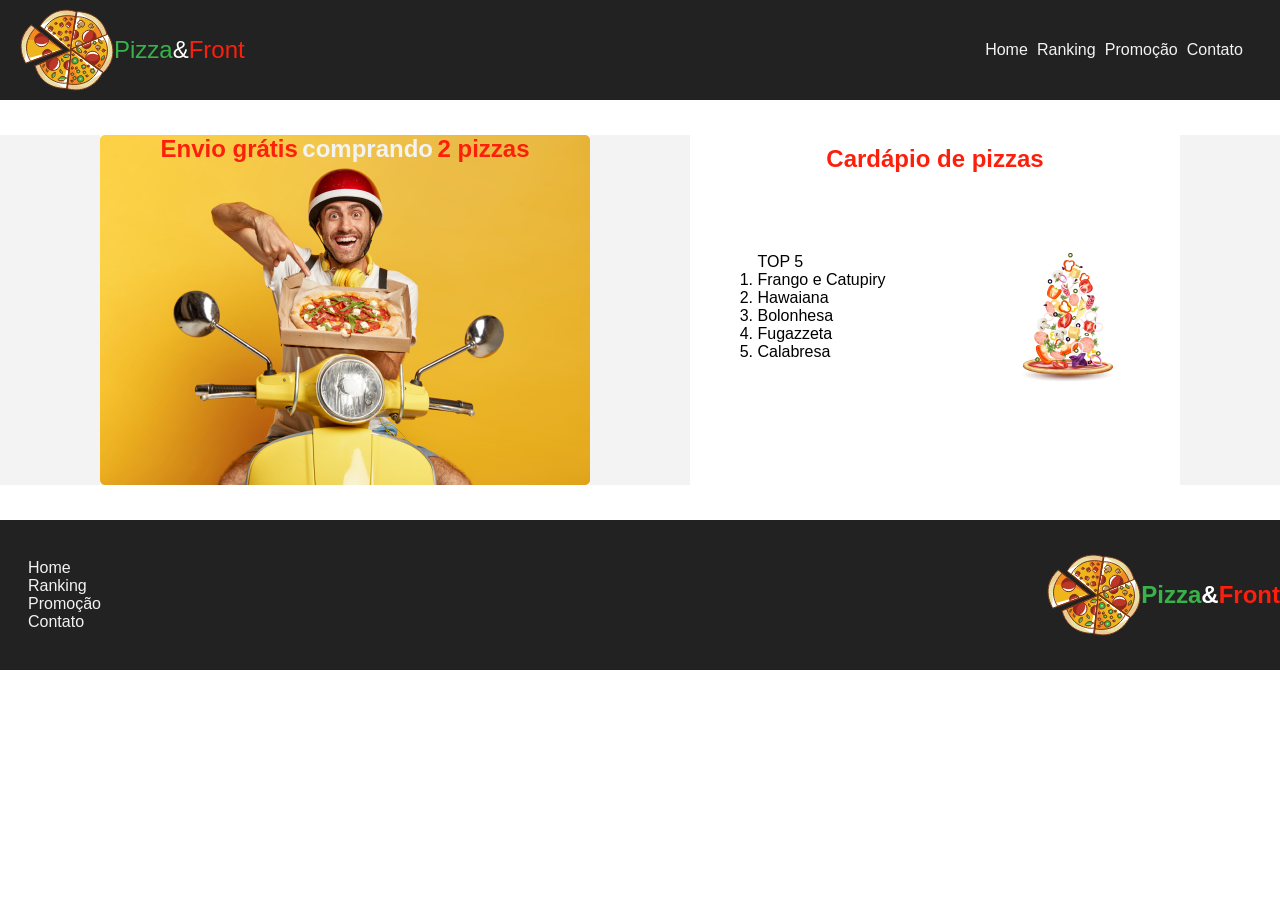
<file: aula-11_mesa/index.html>
<!DOCTYPE html>
<html lang="en">
<head>
    <meta charset="UTF-8">
    <meta http-equiv="X-UA-Compatible" content="IE=edge">
    <meta name="viewport" content="width=device-width, initial-scale=1.0">
    <title>Aula 11</title>
    <link rel="stylesheet" href="./styles.css">
</head>
<body>
    <section>
        <header class="nav-bar">
            <div class="logo">
                <img src="./img/VectorPizza.svg" alt="logo-pizza" id="img-pizza">
                
                    <span class="pizza">Pizza</span>
                    <span class="letra-e">&</span>
                    <span class="front">Front</span>
            </div>
            <div>
                <nav class="nav-list">
                    <ul class="nav-ul">
                        <li>Home</li>
                        <li>Ranking</li>
                        <li>Promoção</li>
                        <li>Contato</li>
                    </ul>
                </nav>
            </div>
        </header>
    </section>
<main class="main">
    <section class="cards">
        <div class="motoboy-container">
            <span class="motoboy envio">Envio grátis</span>
            <span class="motoboy comprando">comprando</span>
            <span class="motoboy envio">2 pizzas</span>
        </div>
        <div class="pizza-container">
            <h1 class="pizza-titulo">
                Cardápio de pizzas
            </h1>
            <div class="pizza-infos">
                <div class="lista-pizza">
                    <ol>TOP 5
                        <li>Frango e Catupiry</li>
                        <li>Hawaiana</li>
                        <li>Bolonhesa</li>
                        <li>Fugazzeta</li>
                        <li>Calabresa</li>
                    </ol>
                </div>
                <div>
                    <img src="./img/PizzaFalling.jpg" alt="">
                </div>
            </div>
        </div>
    </section>
</main>
<footer class="foot">
    <ul class="foot-list">
        <li>Home</li>
        <li>Ranking</li>
        <li>Promoção</li>
        <li>Contato</li>
    </ul>
    
    <h1 class="logo">
        <img src="./img/VectorPizza.svg" alt="">
        <span class="pizza">Pizza</span>
        <span class="letra-e">&</span>
        <span class="front">Front</span>
    </h1>

</footer>
</body>
</html>
</file>
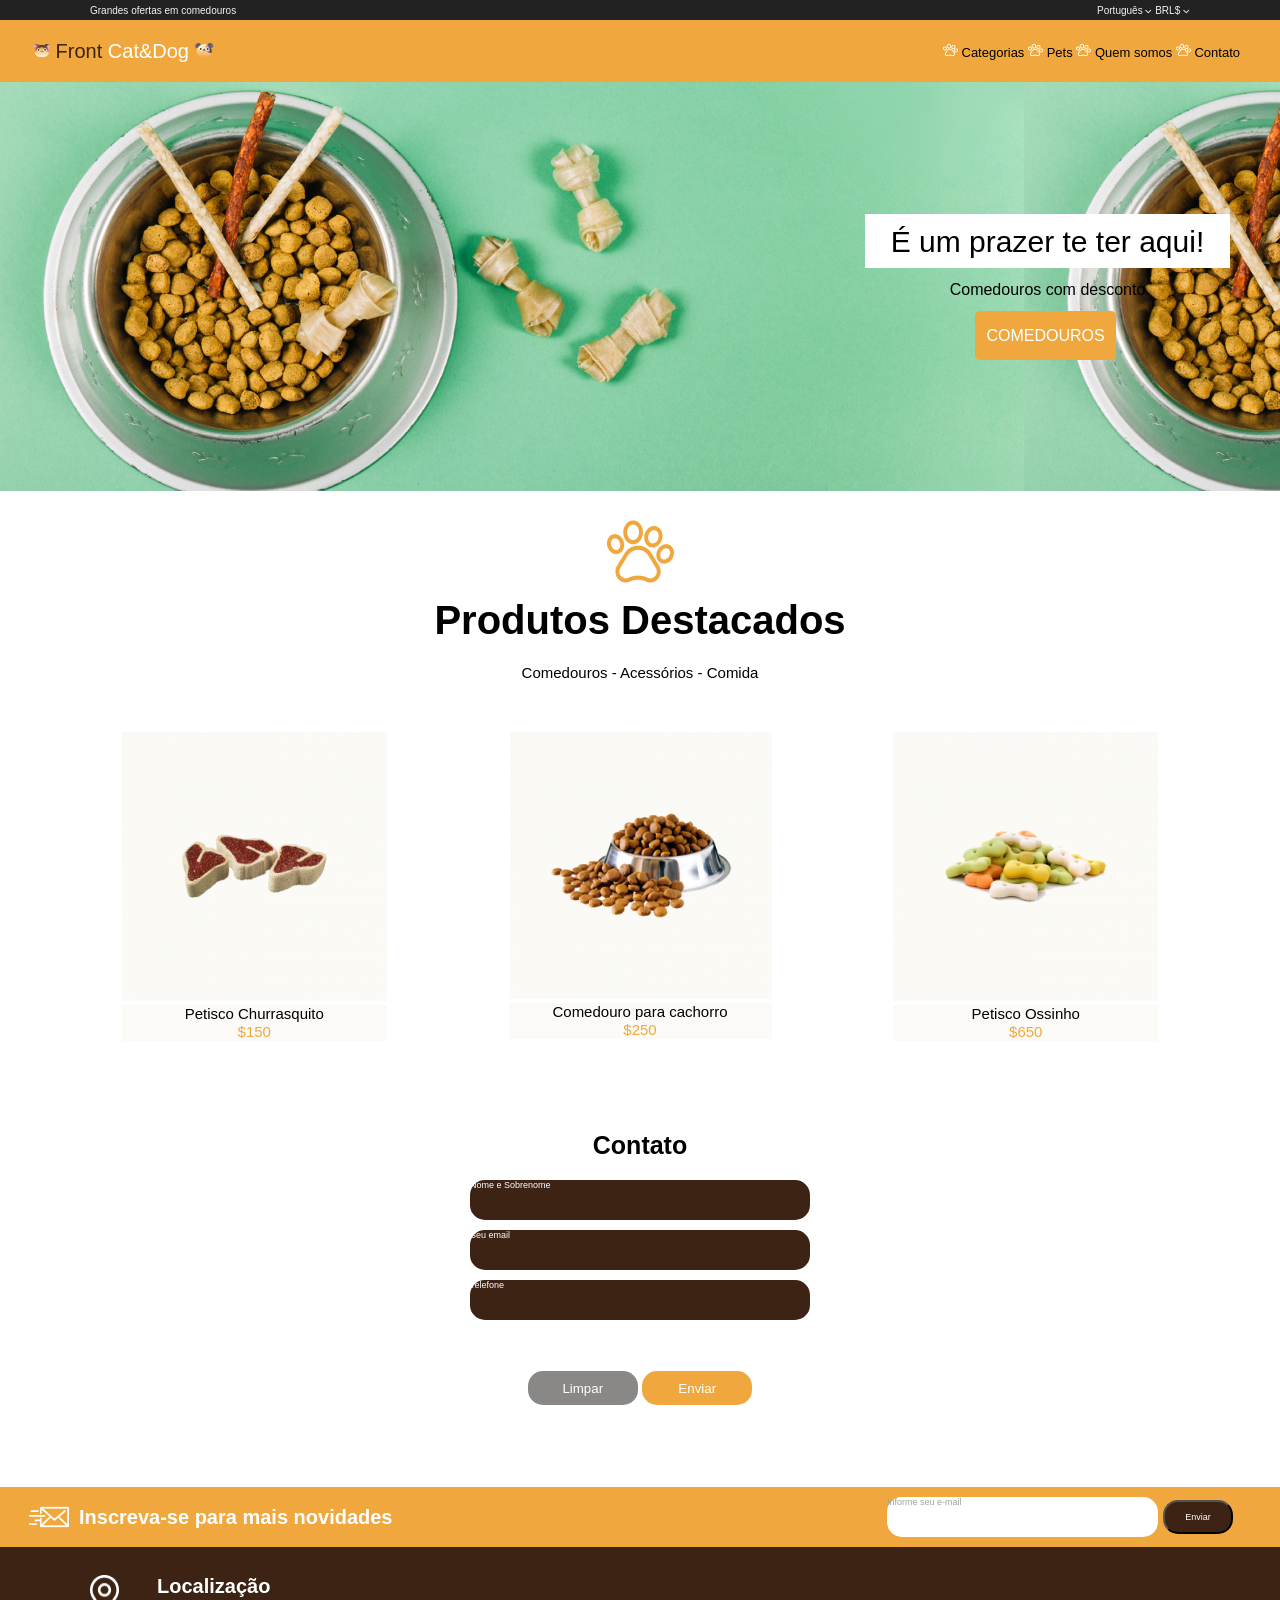
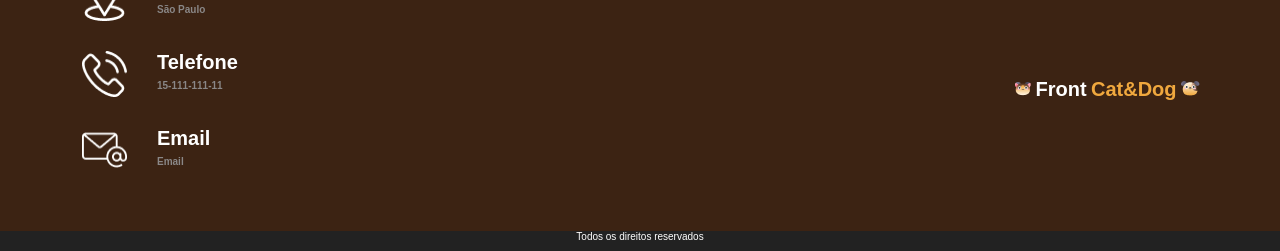
<file: aula-12/index.html>
<!DOCTYPE html>
<html lang="en">
<head>
    <meta charset="UTF-8">
    <meta http-equiv="X-UA-Compatible" content="IE=edge">
    <meta name="viewport" content="width=device-width, initial-scale=1.0">
    <title>Aula 12</title>
    <link rel="stylesheet" href="./styles/styles.css">
</head>
<body>
    <header>
        <div class="bar-top">
            <div class="bar-txt-1">Grandes ofertas em comedouros</div>
            <div class="bar-txt-2">
                <span>Português</span>
                <img src="./img/Vector 1.png" alt="">
                <span>BRL$</span>
                <img src="./img/Vector 1.png" alt="">
            </div>
        </div>
        <div class="bar-bottom">
            <div class="logo">
                <img src="./img/icon-1.png" alt="">
                <span class="logo-front">Front</span>
                <span class="logo-catedog">Cat&Dog</span>
                <img src="./img/icon-2.png" alt="">
            </div>
            <div class="txt-bar">
                <img src="./img/pawprint 1.png" alt="">
                <span>Categorias</span>
                <img src="./img/pawprint 1.png" alt="">
                <span>Pets</span>
                <img src="./img/pawprint 1.png" alt="">
                <span>Quem somos</span>
                <img src="./img/pawprint 1.png" alt="">
                <span>Contato</span>
            </div>
        </div>
    </header>

    <main>
       <section class="first-container">
        <div>
            <h1 class="headline">É um prazer te ter aqui!</h1>
            <h3 class="subtitle-1">Comedouros com desconto</h3>
            <button class="button-1">COMEDOUROS</button>
        </div>
       </section>

       <section class="second-container">
            <div class="first-subcontainer">
                <img src="./img/pawprint 2.png" alt="img" class="img">
                <h1 class="h1-first-subcontainer">Produtos Destacados</h1>
                <div class="links">
                    <span>Comedouros</span>
                    <span> - </span>
                    <span>Acessórios</span>
                    <span> - </span>
                    <span>Comida</span>
                </div>
       </section>

       <section>
        <div>
            <div class="row">
                <div> 
                    <img src="./img/churrasquito.png" alt="">
                    <h3 class="name">Petisco Churrasquito</h3>
                    <h3 class="preco">$150</h3>
                </div>
                <div>
                    <img src="./img/comedero.png" alt="">
                    <h3 class="name">Comedouro para cachorro</h3>
                    <h3 class="preco">$250</h3>
                </div>
                <div>
                    <img src="./img/Huesito.png" alt="">
                    <h3 class="name">Petisco Ossinho</h3>
                    <h3 class="preco">$650</h3>
                </div>
       </section>

       <section class="formulario">
            <div>
                <h1>Contato</h1>
                <h3 class="infos">Nome e Sobrenome</h3>
                <h3 class="infos">Seu email</h3>
                <h3 class="infos">Telefone</h3>
            </div>

            <div class="buttons">
                <button class="clean">Limpar</button>
                <button class="send">Enviar</button>
            </div>
       </section>
    </main>

    <footer>
        <div class="footer-top">
            <div class="novidades">
                <img src="./img/enviar-correo 1.png" alt="">
                <span>Inscreva-se para mais novidades</span>
            </div>
            <div class="contato">
                <span>Informe seu e-mail</span>
                <button>Enviar</button>
            </div>
        </div>
        <div class="footer-bottom">
            <div>
                <div class="icons-bottom">
                    <img src="./img/location 1.png" alt="">
                    <div class="txt-bottom-icons">
                        <h1>Localização</h1>
                        <h3>São Paulo</h3>
                    </div>
                </div>
                <div class="icons-bottom">
                    <img src="./img/Phone.png" alt="">
                    <div class="txt-bottom-icons">
                        <h1>Telefone</h1>
                        <h3>15-111-111-11</h3>
                    </div>
                </div>
                <div class="icons-bottom">
                    <img src="./img/correo-electronico 1.png" alt="">
                    <div class="txt-bottom-icons">
                        <h1>Email</h1>
                        <h3>Email</h3>
                    </div>
                </div>
            </div>
            <div class="logo-bottom">
                <img src="./img/icon-1.png" alt="">
                <span class="txt1-logo-bottom">Front</span>
                <span class="txt2-logo-bottom">Cat&Dog</span>
                <img src="./img/icon-2.png" alt="">
            </div>
        </div>

        <div class="lil-foot">
            Todos os direitos reservados
        </div>
    </footer>
</body>
</html>
</file>
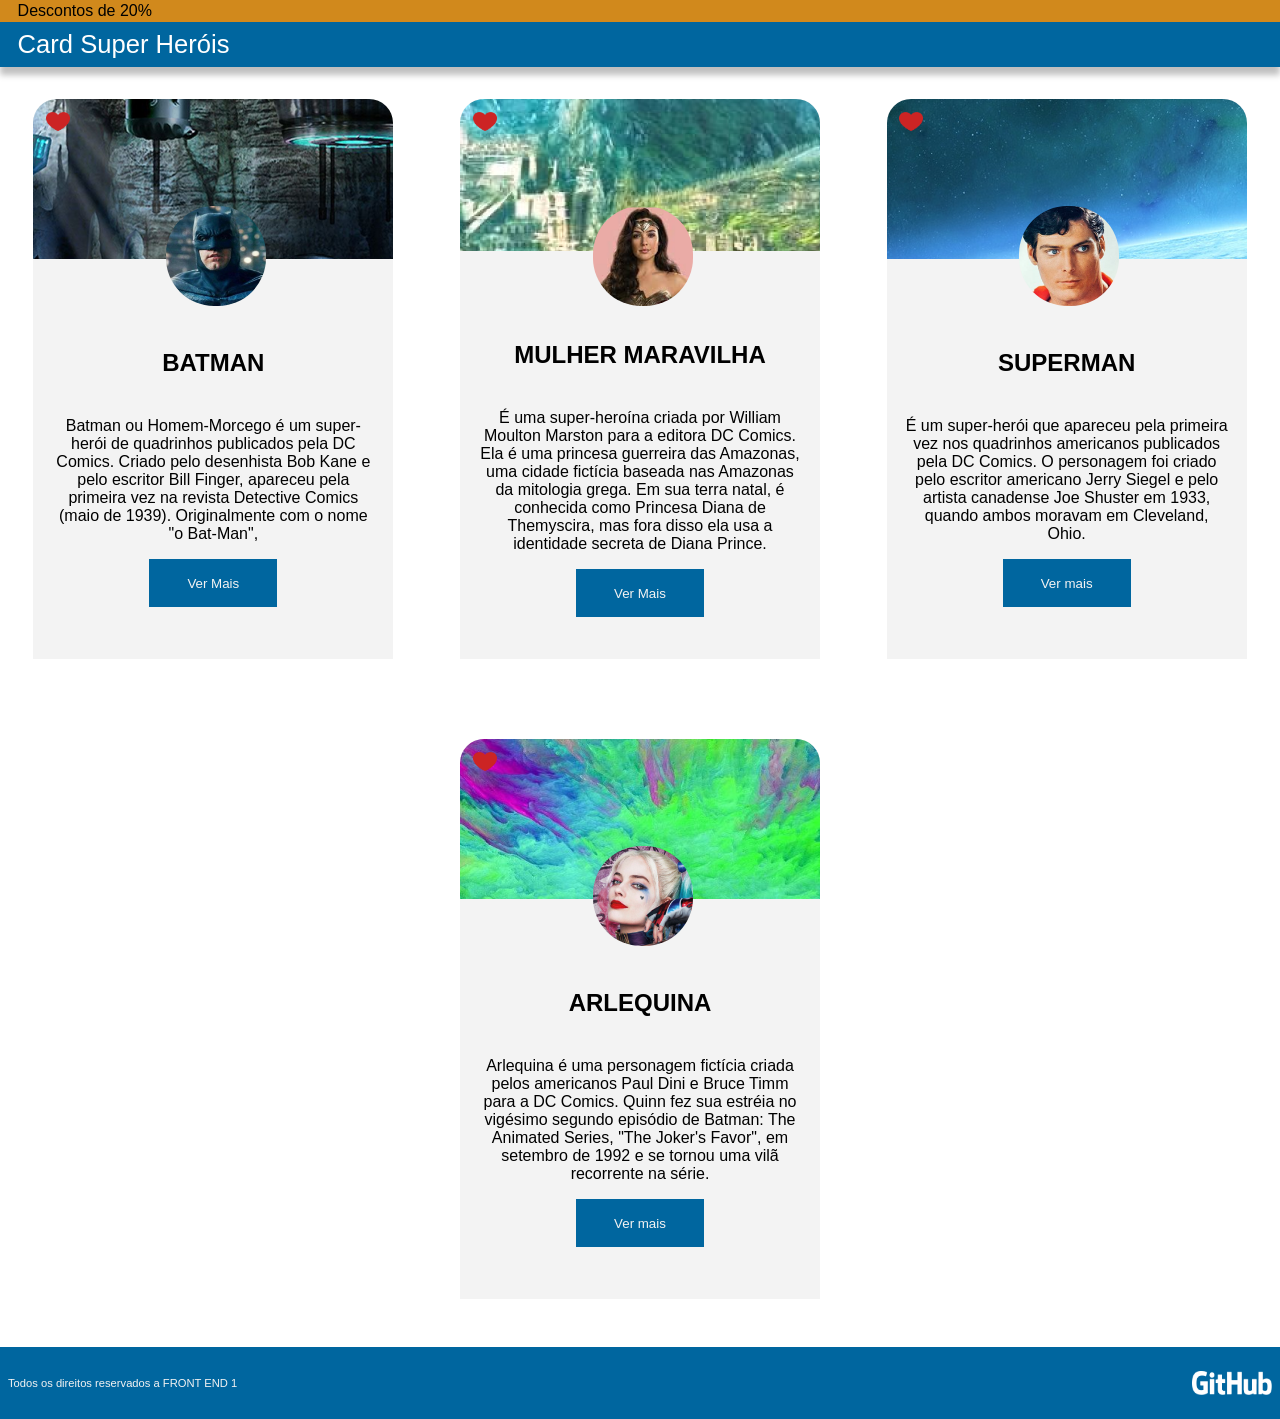
<file: aula-14/index.html>
<!DOCTYPE html>
<html lang="en">
<head>
    <meta charset="UTF-8">
    <meta http-equiv="X-UA-Compatible" content="IE=edge">
    <meta name="viewport" content="width=device-width, initial-scale=1.0">
    <title>Aula-14</title>
    <link rel="stylesheet" href="./styles/styles.css">
</head>
<body>
    <header>
        <div class="discount-bar">
            <span>Descontos de 20%</span>
        </div>
        <div class="title-bar">
            <span>Card Super Heróis</span>
        </div>
    </header>
    <main>
        <section class="main-section">
            <div class="cards">
                <div class="card batman">
                    <div class="bg-batman">
                        <img src="./img/coração.png" alt="icon-heart" class="icon-heart">
                        <img src="./img/liga-justicia-batman-kO4H--1024x512@abc 1.png" alt="batman" class="hero-icon">
                    </div>
                    <div class="card-txt">
                        <h1>BATMAN</h1>
                        <p>
                            Batman ou Homem-Morcego é um super-herói de quadrinhos publicados pela DC Comics.
                            Criado pelo desenhista Bob Kane e pelo escritor Bill Finger, apareceu pela primeira vez
                            na revista Detective Comics (maio de 1939). Originalmente com o nome "o Bat-Man",
                        </p>
    
                        <button>
                            Ver Mais
                        </button>
                    </div>
                </div>
            </div>
            <div class="cards">
                <div class="card">
                    <div class="bg-mulher">
                        <img src="./img/coração.png" alt="icon-heart" class="icon-heart">
                        <img src="./img/mulher-maravilha.png" alt="mulher-maravilha" class="hero-icon"> 
                    </div>
                    <div class="card-txt">
                        <h1>MULHER MARAVILHA</h1>
                        <p>
                            É uma super-heroína criada por William Moulton Marston para a editora DC Comics. 
                            Ela é uma princesa guerreira das Amazonas, uma cidade fictícia baseada nas Amazonas
                            da mitologia grega. Em sua terra natal,  é conhecida como Princesa Diana de Themyscira,
                            mas fora disso ela usa a identidade secreta de Diana Prince.
                        </p>
                        <button>Ver Mais</button>
                    </div>
                </div>
            </div>
            <div class="cards">
                <div class="card">
                    <div class="bg-super">
                        <img src="./img/coração.png" alt="icon-heart" class="icon-heart">
                        <img src="./img/superman.png" alt="superman" class="hero-icon"> 
                    </div>
                    <div class="card-txt">
                        <h1>SUPERMAN</h1>
                        <p>
                            É um super-herói que apareceu pela primeira vez nos quadrinhos americanos 
                            publicados pela DC Comics. O personagem foi criado pelo escritor americano
                             Jerry Siegel e pelo artista canadense Joe Shuster em 1933, 
                            quando ambos moravam em Cleveland, Ohio.
                        </p>
                        <button>Ver mais</button>
                    </div>
                </div>
            </div>
            <div class="cards">
                <div class="card">
                    <div class="bg-arlequina">
                        <img src="./img/coração.png" alt="icon-heart" class="icon-heart">
                        <img src="./img/arlequina.png" alt="arlequina" class="hero-icon"> 
                    </div>
                    <div class="card-txt">
                        <h1>ARLEQUINA</h1>
                        <p>
                            Arlequina é uma personagem fictícia criada pelos americanos Paul Dini e Bruce 
                            Timm para a DC Comics. Quinn fez sua estréia no vigésimo segundo episódio de 
                            Batman: The Animated Series, "The Joker's Favor", 
                            em setembro de 1992 e se tornou uma vilã recorrente na série.
                        </p>
                        <button>Ver mais</button>
                    </div>
                </div>
            </div>
        </section>
    </main>

    <footer class="footer">
        <span>Todos os direitos reservados a FRONT END 1</span>
        <img src="./img/Vector.png" alt="git-hub" class="git-icon">
    </footer>
</body>
</html>
</file>
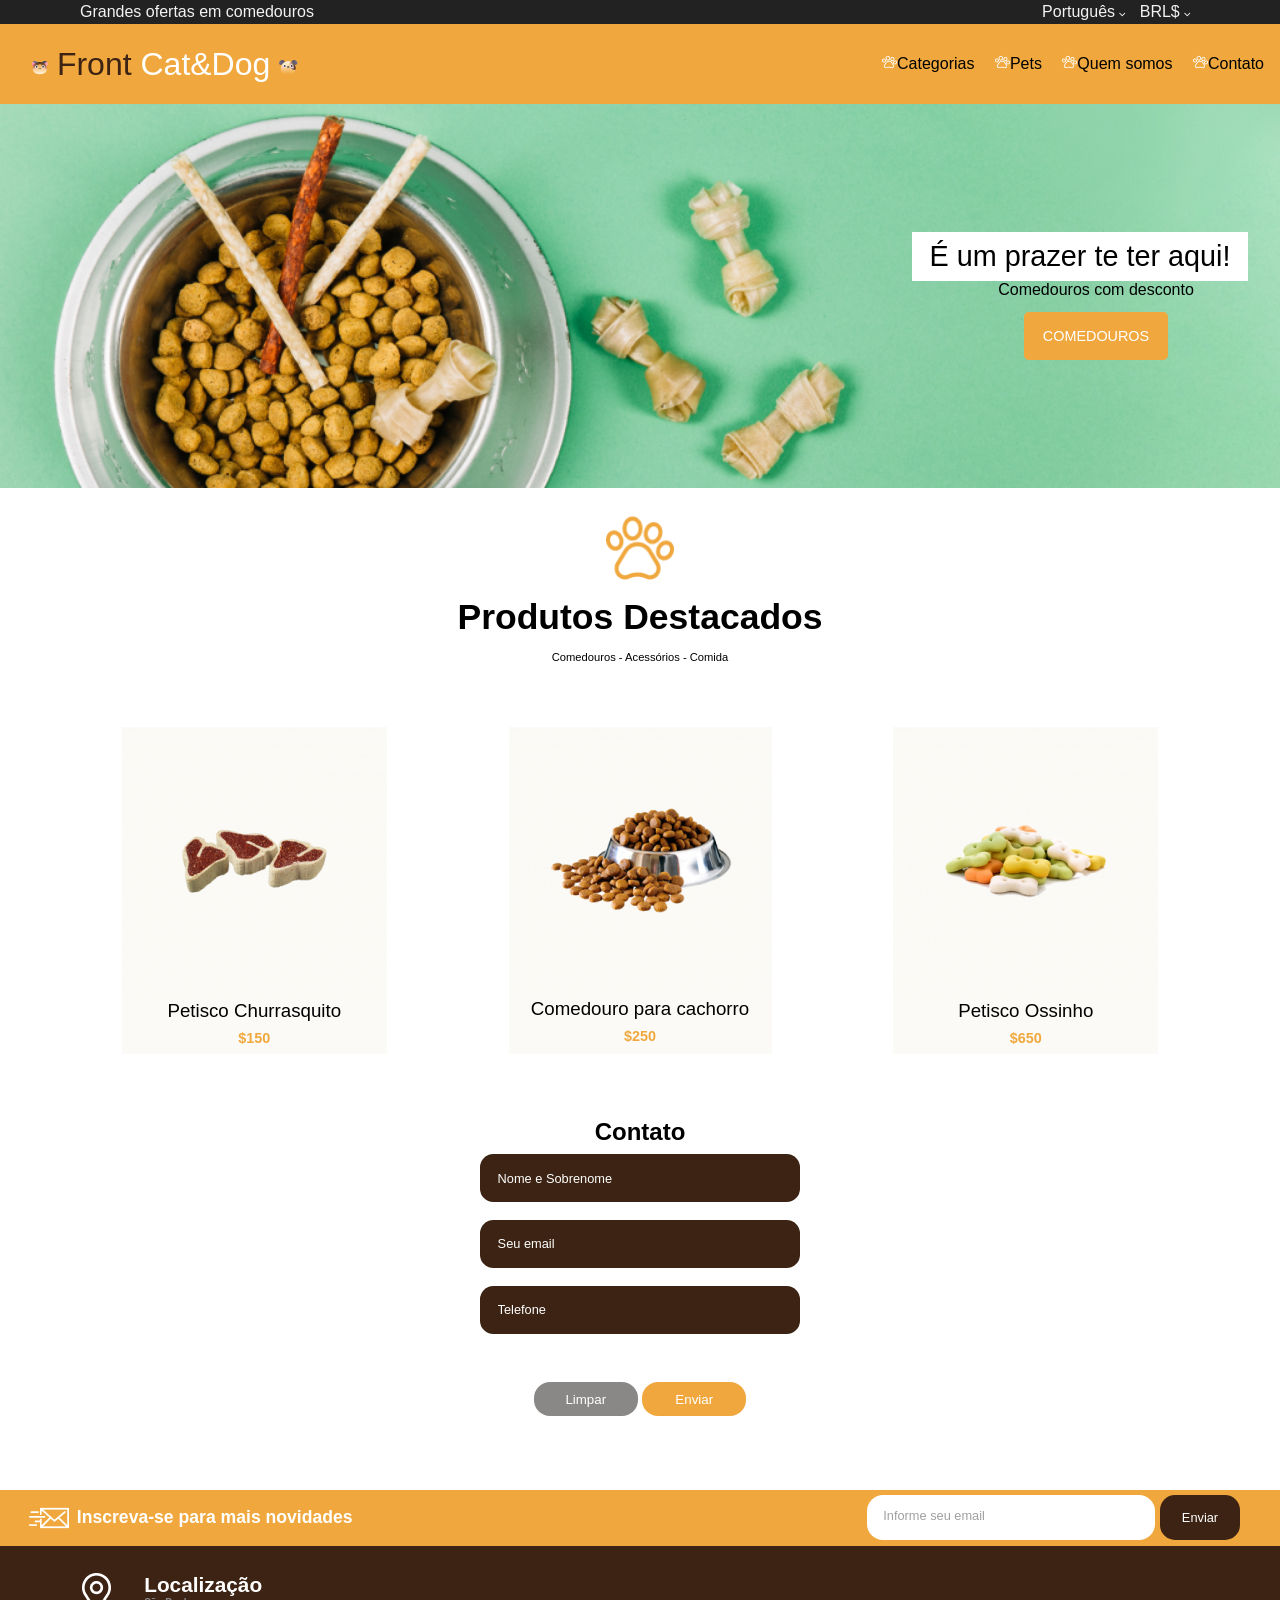
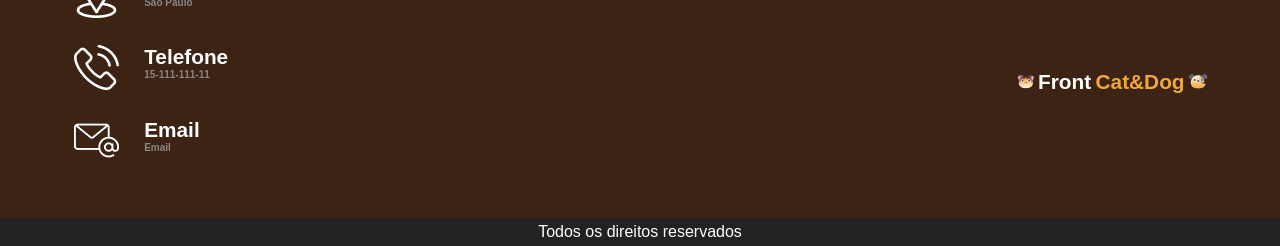
<file: aula-15/index.html>
<!DOCTYPE html>
<html lang="en">
<head>
    <meta charset="UTF-8">
    <meta http-equiv="X-UA-Compatible" content="IE=edge">
    <meta name="viewport" content="width=device-width, initial-scale=1.0">
    <title>Aula 12</title>
    <link rel="stylesheet" href="./styles/styles.css">
</head>
<body>
    <header>
        <div class="bar-top">
            <div class="bar-txt">Grandes ofertas em comedouros</div>
            <div class="bar-txt">
                <a href="">Português <img src="./img/Vector 1.png" alt=""></a>
                <a href="">BRL$ <img src="./img/Vector 1.png" alt=""></a>
            </div>
        </div>
        <div class="bar-bottom">
            <div class="logo">
                <a href="" class="logo-front">
                    <img src="./img/icon-1.png" alt="">
                    Front
                </a>
                <a href="" class="logo-catedog">
                    Cat&Dog
                    <img src="./img/icon-2.png" alt="">
                </a>
            </div>
            <div class="txt-bar">
                <a href=""><img src="./img/pawprint 1.png" alt="paw-logo">Categorias</a>
                <a href=""><img src="./img/pawprint 1.png" alt="paw-logo">Pets</a>
                <a href=""><img src="./img/pawprint 1.png" alt="paw-logo">Quem somos</a>
                <a href=""><img src="./img/pawprint 1.png" alt="paw-logo">Contato</a>
            </div>
        </div>

        <div class="bar-mobile">
            <div class="logo">
                <a href="" class="logo-front">
                    <img src="./img/icon-1.png" alt="">
                    Front
                </a>
                <a href="" class="logo-catedog">
                    Cat&Dog
                    <img src="./img/icon-2.png" alt="">
                </a>
            </div>
            <div class="menu-mobile">
                <img src="./img/menu-mobile.png" alt="menu-mobile">
            </div>
        </div>
    </header>

    <main>
       <section class="first-container">
        <div class="txt-headline">
            <h1 class="headline">É um prazer te ter aqui!</h1>
            <h3 class="subtitle-1">Comedouros com desconto</h3>
            <button class="button-1">COMEDOUROS</button>
        </div>
       </section>

       <section class="second-container">
            <div class="first-subcontainer">
                <img src="./img/pawprint 2.png" alt="img" class="img">
                <h1 class="h1-first-subcontainer">Produtos Destacados</h1>
                <div class="links">
                    <span>Comedouros</span>
                    <span> - </span>
                    <span>Acessórios</span>
                    <span> - </span>
                    <span>Comida</span>
                </div>
       </section>

       <section>
        <div>
            <div class="row">
                <div class="cards"> 
                    <img src="./img/churrasquito.png" alt="">
                    <h3 class="name">Petisco Churrasquito</h3>
                    <h3 class="preco">$150</h3>
                </div>
                <div class="cards">
                    <img src="./img/comedero.png" alt="">
                    <h3 class="name">Comedouro para cachorro</h3>
                    <h3 class="preco">$250</h3>
                </div>
                <div class="cards">
                    <img src="./img/Huesito.png" alt="">
                    <h3 class="name">Petisco Ossinho</h3>
                    <h3 class="preco">$650</h3>
                </div>
       </section>

       <section class="formulario-container">
            <h2>Contato</h2>

            <form class="form">
                <input type="text" placeholder="Nome e Sobrenome">
                <input type="email" placeholder="Seu email">
                <input type="tel" placeholder="Telefone">
            </form>

            <div class="buttons">
                <button class="clean">Limpar</button>
                <button class="send">Enviar</button>
            </div>
       </section>
    </main>

    <footer>
        <div class="footer-top">
            <div class="novidades">
                <img src="./img/enviar-correo 1.png" alt="">
                <span>Inscreva-se para mais novidades</span>
            </div>
            <form class="contato">
                <input type="email" placeholder="Informe seu email" class="placeholder-foot-top">
                <button>Enviar</button>
            </form>
        </div>
        <div class="footer-bottom">
            <div>
                <div class="icons-bottom">
                    <img src="./img/location 1.png" alt="">
                    <div class="txt-bottom-icons">
                        <h1>Localização</h1>
                        <h3>São Paulo</h3>
                    </div>
                </div>
                <div class="icons-bottom">
                    <img src="./img/Phone.png" alt="">
                    <div class="txt-bottom-icons">
                        <h1>Telefone</h1>
                        <h3>15-111-111-11</h3>
                    </div>
                </div>
                <div class="icons-bottom">
                    <img src="./img/correo-electronico 1.png" alt="">
                    <div class="txt-bottom-icons">
                        <h1>Email</h1>
                        <h3>Email</h3>
                    </div>
                </div>
            </div>
            <div class="logo-bottom">
                <img src="./img/icon-1.png" alt="">
                <span class="txt1-logo-bottom">Front</span>
                <span class="txt2-logo-bottom">Cat&Dog</span>
                <img src="./img/icon-2.png" alt="">
            </div>
        </div>

        <div class="lil-foot">
            Todos os direitos reservados
        </div>
    </footer>
</body>
</html>
</file>
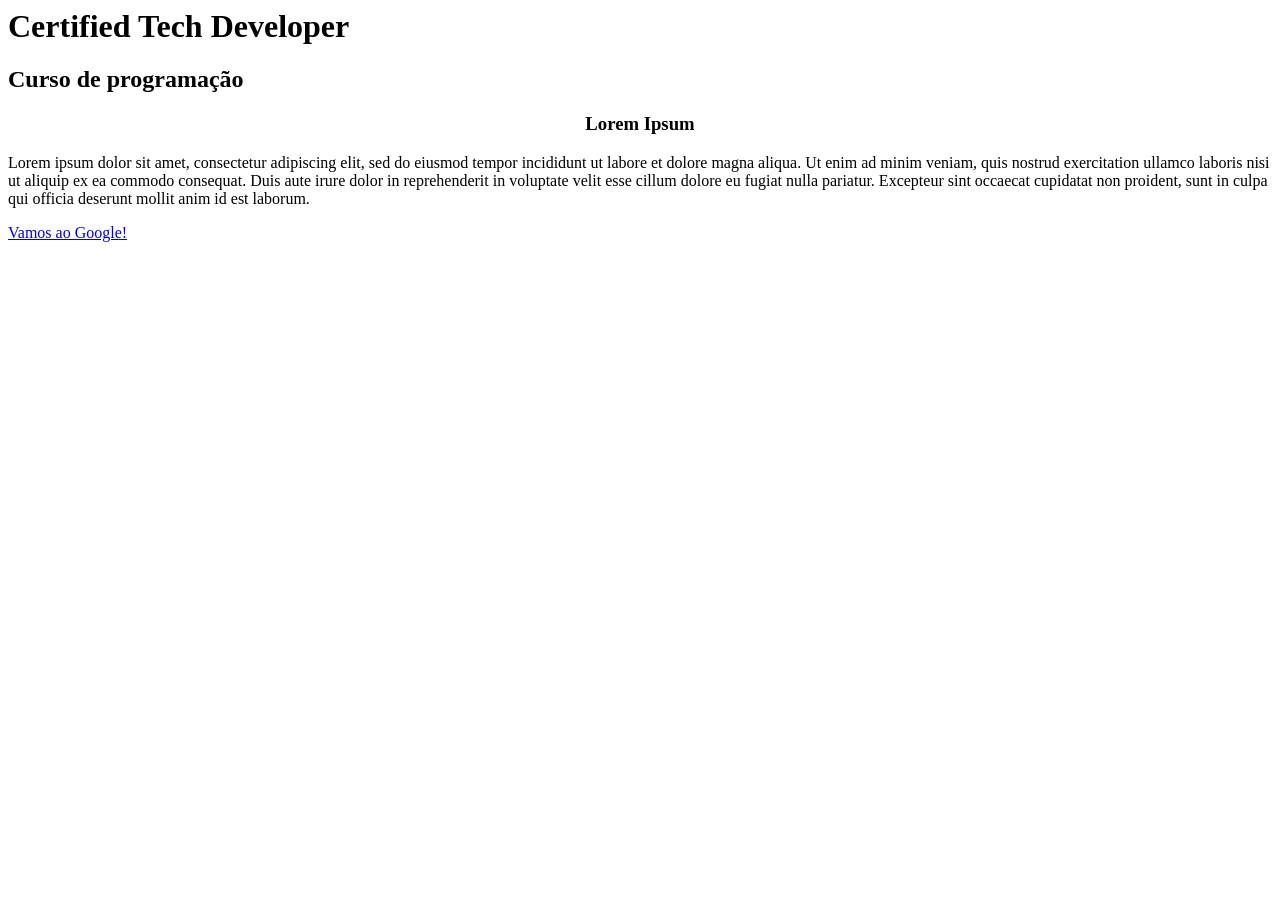
<file: aula_4/index.html>
<html>
    <head>
        <title>Hello World</title>
        <meta charset="utf-8" />
    </head>
    <body>
        <h1>Certified Tech Developer</h1>
        <h2>Curso de programação</h2>
        <h3 align="center">Lorem Ipsum </h3>
            <p>Lorem ipsum dolor sit amet, consectetur adipiscing elit, sed do eiusmod tempor incididunt ut labore et dolore magna aliqua. Ut enim ad minim veniam, quis nostrud exercitation ullamco laboris nisi ut aliquip ex ea commodo consequat. Duis aute irure dolor in reprehenderit in voluptate velit esse cillum dolore eu fugiat nulla pariatur. Excepteur sint occaecat cupidatat non proident, sunt in culpa qui officia deserunt mollit anim id est laborum.
            </p>
    
    <a href="http://google.com">Vamos ao Google!</a>        
    </body>
</html>
</file>
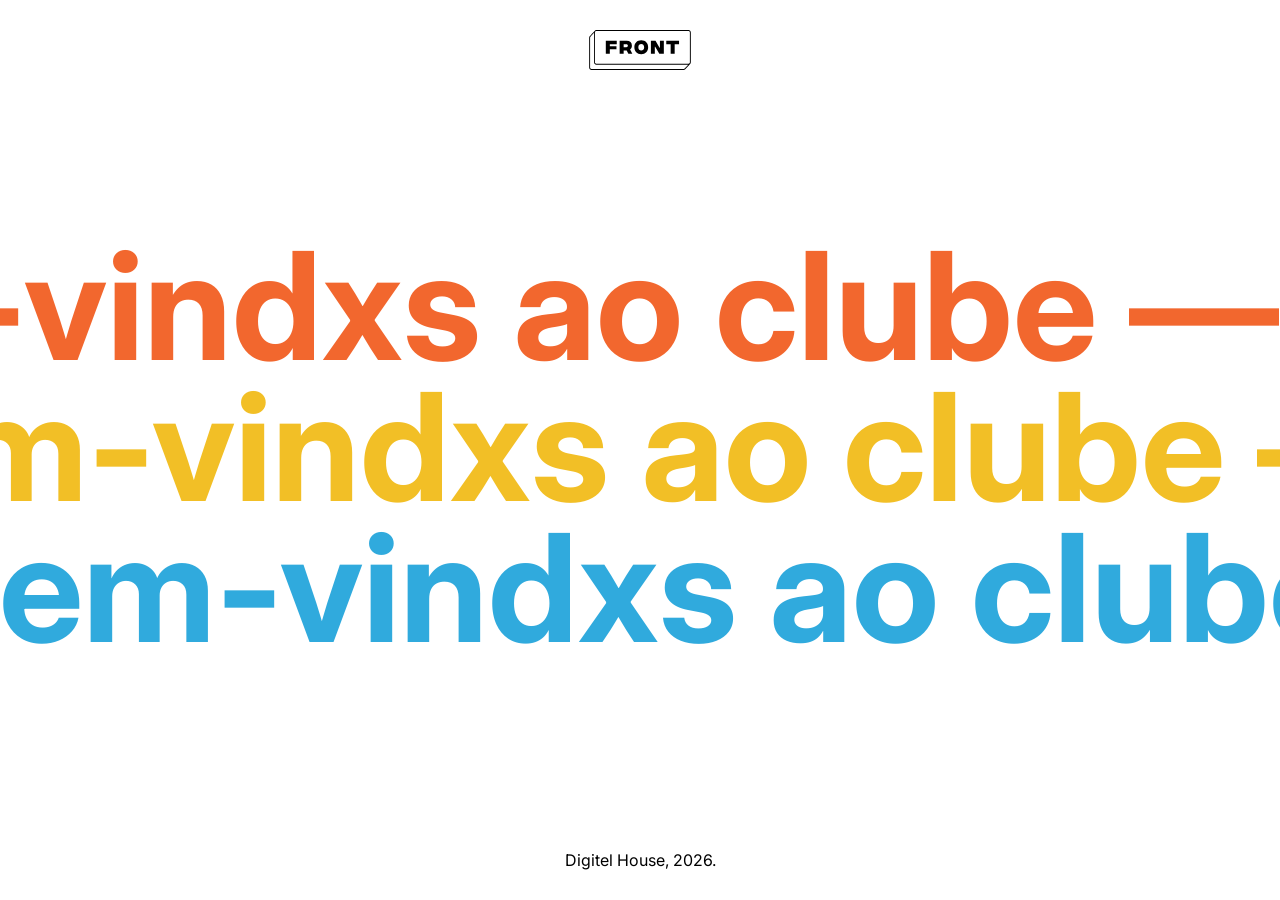
<file: Aula 2/Material_Aula2/index.html>
<!DOCTYPE html>
<html lang="en">
<head>
    <meta charset="UTF-8">
    <meta http-equiv="X-UA-Compatible" content="IE=edge">
    <meta name="viewport" content="width=device-width, initiel-scele=1.0">
    <title>Document</title>
    <link rel="stylesheet" href="css/style.css">
</head>
<body>
    <div class="container">
        <header>
            <img class="logo" src="img/logo.svg" elt="">
        </header>
        <main>
            <div class="marquee">
                <div class="marquee__inner">
                    <span>Bem-vindxs ao clube —</span>
                    <span>Bem-vindxs ao clube —</span>
                    <span>Bem-vindxs ao clube —</span>
                    <span>Bem-vindxs ao clube —</span>
                </div>
            </div>
            <div class="marquee">
                <div class="marquee__inner">
                    <span>Bem-vindxs ao clube —</span>
                    <span>Bem-vindxs ao clube —</span>
                    <span>Bem-vindxs ao clube —</span>
                    <span>Bem-vindxs ao clube —</span>
                </div>
            </div>
            <div class="marquee">
                <div class="marquee__inner">
                    <span>Bem-vindxs ao clube —</span>
                    <span>Bem-vindxs ao clube —</span>
                    <span>Bem-vindxs ao clube —</span>
                    <span>Bem-vindxs ao clube —</span>
                </div>
            </div>
        </main>
        <footer></footer>
        <script>
            window.addEventListener('load', () => {
                let today = new Date();
                document.querySelector('footer').innerText = `Digitel House, ${ today.getFullYear() }.`
            })
        </script>
    </div>
</body>
</html>
</file>
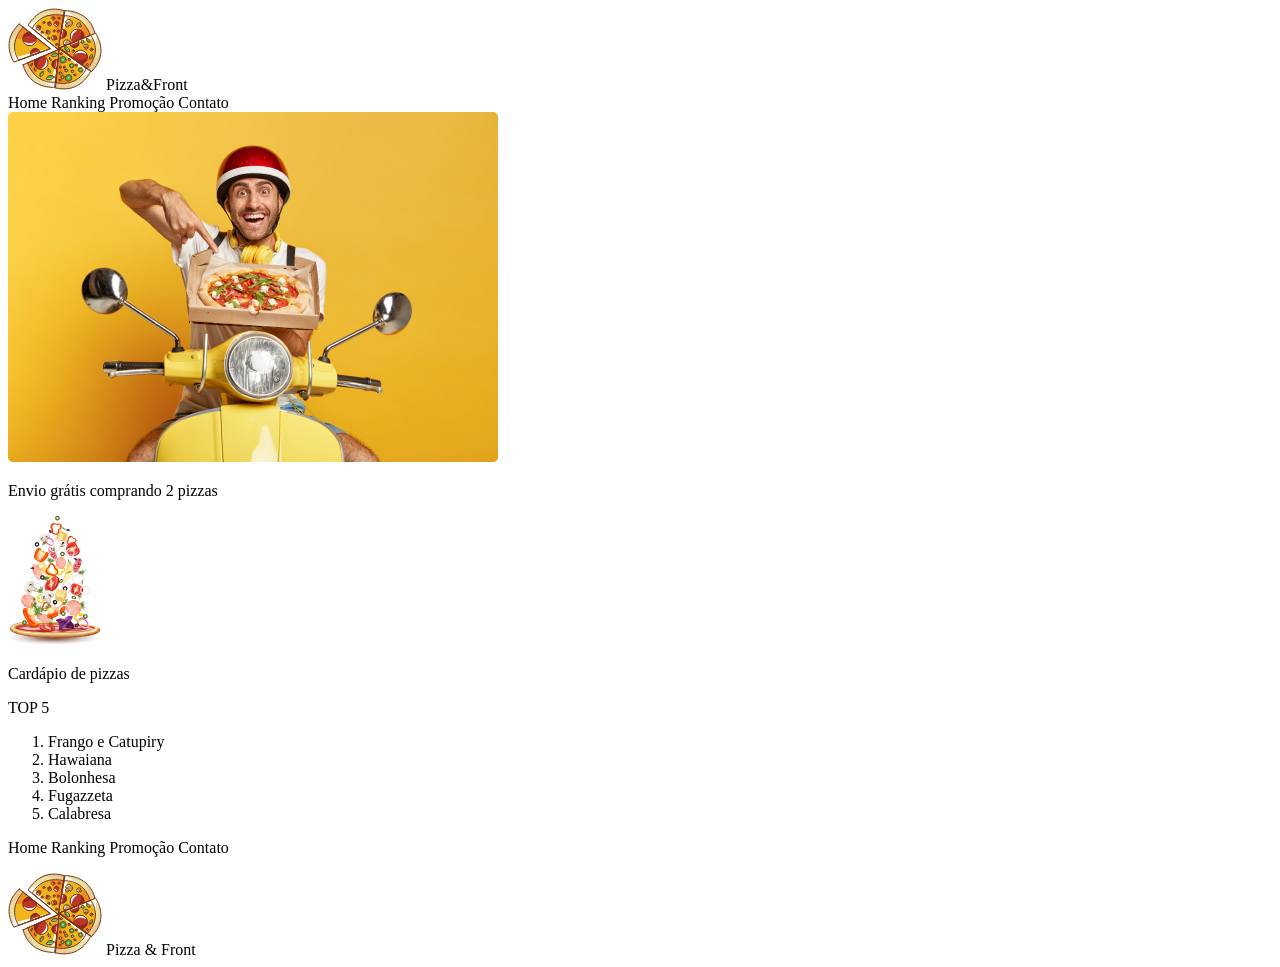
<file: aula_11/aula11_mesa/index.html>
<!DOCTYPE html>
<html lang="en">
<head>
    <meta charset="UTF-8">
    <meta http-equiv="X-UA-Compatible" content="IE=edge">
    <meta name="viewport" content="width=device-width, initial-scale=1.0">
    <title>Caixas Flexiveis</title>
</head>
<body>
  <section>
        <header>
        <div>
            <img src="./img/VectorPizza.svg" alt="pizza">
            Pizza&Front
        </div>
        <div>
            <span class="header row">Home</span>
            <span class="header row">Ranking</span>
            <span class="header row">Promoção</span>
            <span class="header row">Contato</span>
        </div>
    </header>

    <main>
        <div>
            <img src="./img/delivery.jpg" alt="entregador com uma pizza">
            <p>Envio grátis
                 <span>comprando</span> 
                2 pizzas</p>
        </div>
        <div>
            <img src="./img/PizzaFalling.jpg" alt="pizza">
            <p>Cardápio de pizzas</p>
            
            <span>TOP 5</span>
            <ol>
                <li>Frango e Catupiry</li>
                <li>Hawaiana</li>
                <li>Bolonhesa</li>
                <li>Fugazzeta</li>
                <li>Calabresa</li>
            </ol>
        </div>
    </main>
    <footer>
        <p>
            Home
            Ranking
            Promoção
            Contato
        </p>
        <img src="./img/VectorPizza.svg" alt="logo de pizza">
        <span>Pizza</span>
        <span>&</span>
        <span>Front</span>
    </footer>
</section>

</body>
</html>
</file>
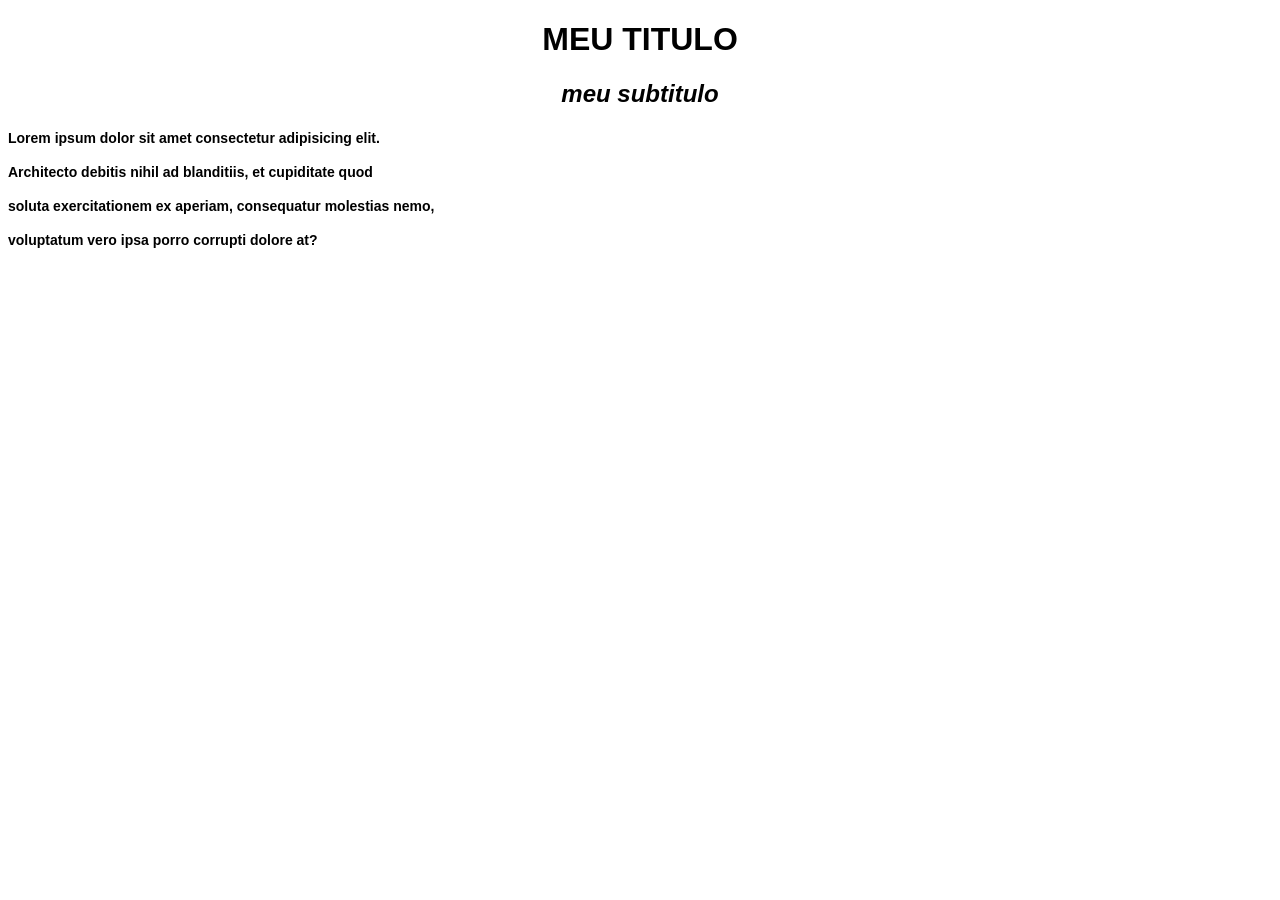
<file: aula_7/aula_7A/index.html>
<!DOCTYPE html>
<html lang="en">
<head>
    <meta charset="UTF-8">
    <meta http-equiv="X-UA-Compatible" content="IE=edge">
    <meta name="viewport" content="width=device-width, initial-scale=1.0">
    <title>Document</title>
    <link rel="stylesheet" href="./css/styles.css">
</head>
<body>
    <h1>Meu titulo</h1>
    <h2>meu subtitulo</h2>
    <p>Lorem ipsum dolor sit amet consectetur adipisicing elit.</p>
    <p>Architecto debitis nihil ad blanditiis, et cupiditate quod</p>
    <p>soluta exercitationem ex aperiam, consequatur molestias nemo,</p>
    <p>voluptatum vero ipsa porro corrupti dolore at?</p>
</body>
</html>
</file>
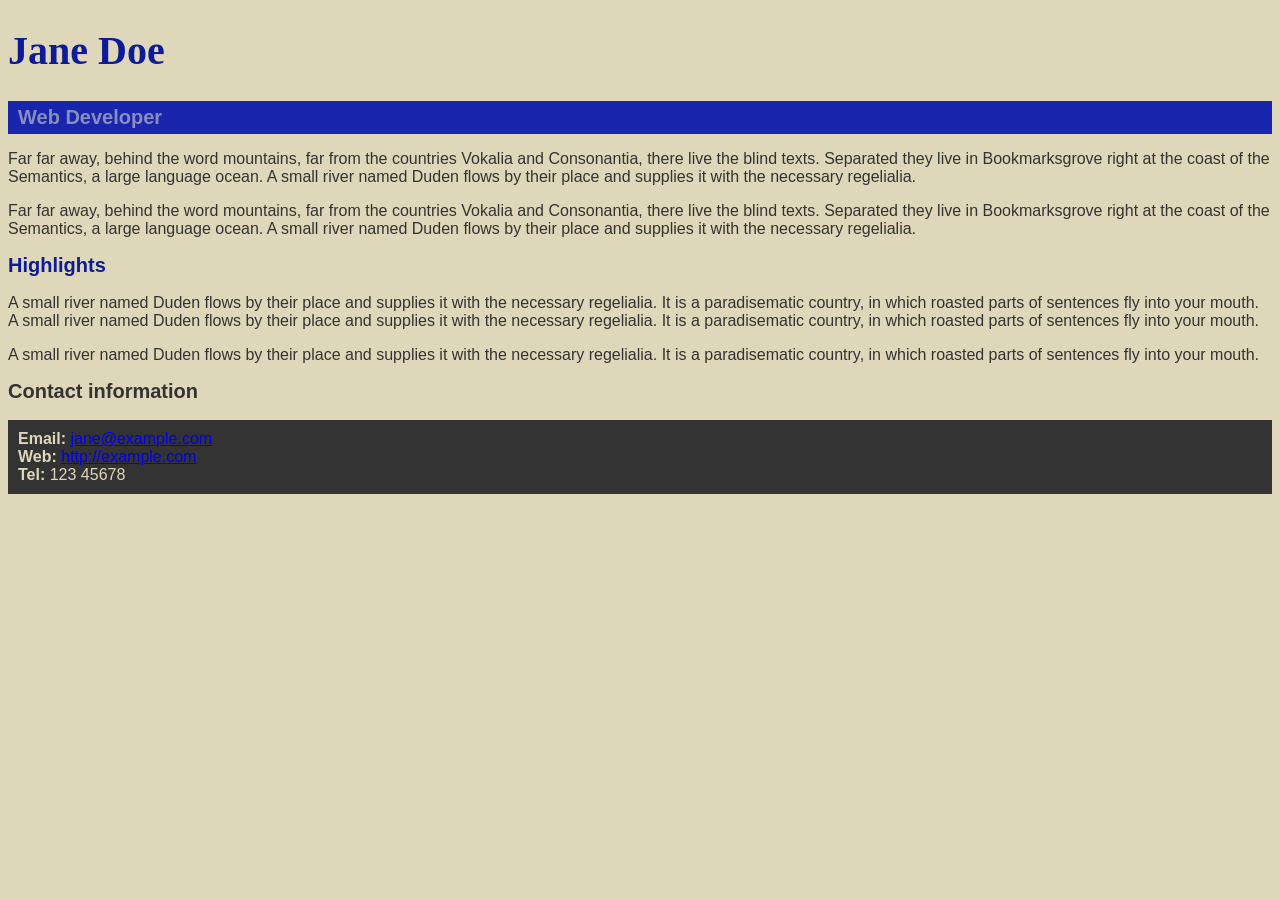
<file: aula_7/aula_7S/index.html>
<!DOCTYPE html>
<html lang="en">

  <head>
    <meta charset="utf-8">
    <title>Jane Doe</title>
  </head>

  <body>
    <header>
      <h1>Jane Doe</h1>
      <div class="job-title">Web Developer</div>
      <link rel="stylesheet" href="./css/styles.css">
    </header>

    <main>
      <p>Far far away, behind the word mountains, far from the countries Vokalia and Consonantia, 
        there live the blind texts. Separated they live in Bookmarksgrove right at the coast of 
        the Semantics, a large language ocean. A small river named Duden flows by their place and 
        supplies it with the necessary regelialia.</p>
      <p>Far far away, behind the word mountains, far from the countries Vokalia and Consonantia, 
        there live the blind texts. Separated they live in Bookmarksgrove right at the coast of 
        the Semantics, a large language ocean. A small river named Duden flows by their place and 
        supplies it with the necessary regelialia.</p>

      <h2 id="high">Highlights</h2>

      <p>A small river named Duden flows by their place and supplies it with the necessary regelialia. 
        It is a paradisematic country, in which roasted parts of sentences fly into your mouth. 
        A small river named Duden flows by their place and supplies it with the necessary regelialia. 
        It is a paradisematic country, in which roasted parts of sentences fly into your mouth.</p>
      <p>A small river named Duden flows by their place and supplies it with the necessary regelialia. 
        It is a paradisematic country, in which roasted parts of sentences fly into your mouth.</p>

    </main>

    <footer>
      <h2>Contact information</h2>
      <ul>
        <li><strong>Email:</strong>
          <a href="mailto:jane@example.com">jane@example.com</a>
        </li>
        <li><strong>Web:</strong>
          <a href="http://example.com">http://example.com</a>
        </li>
        <li><strong>Tel:</strong> 123 45678</li>
      </ul>
    </footer>

  </body>

</html>
</file>
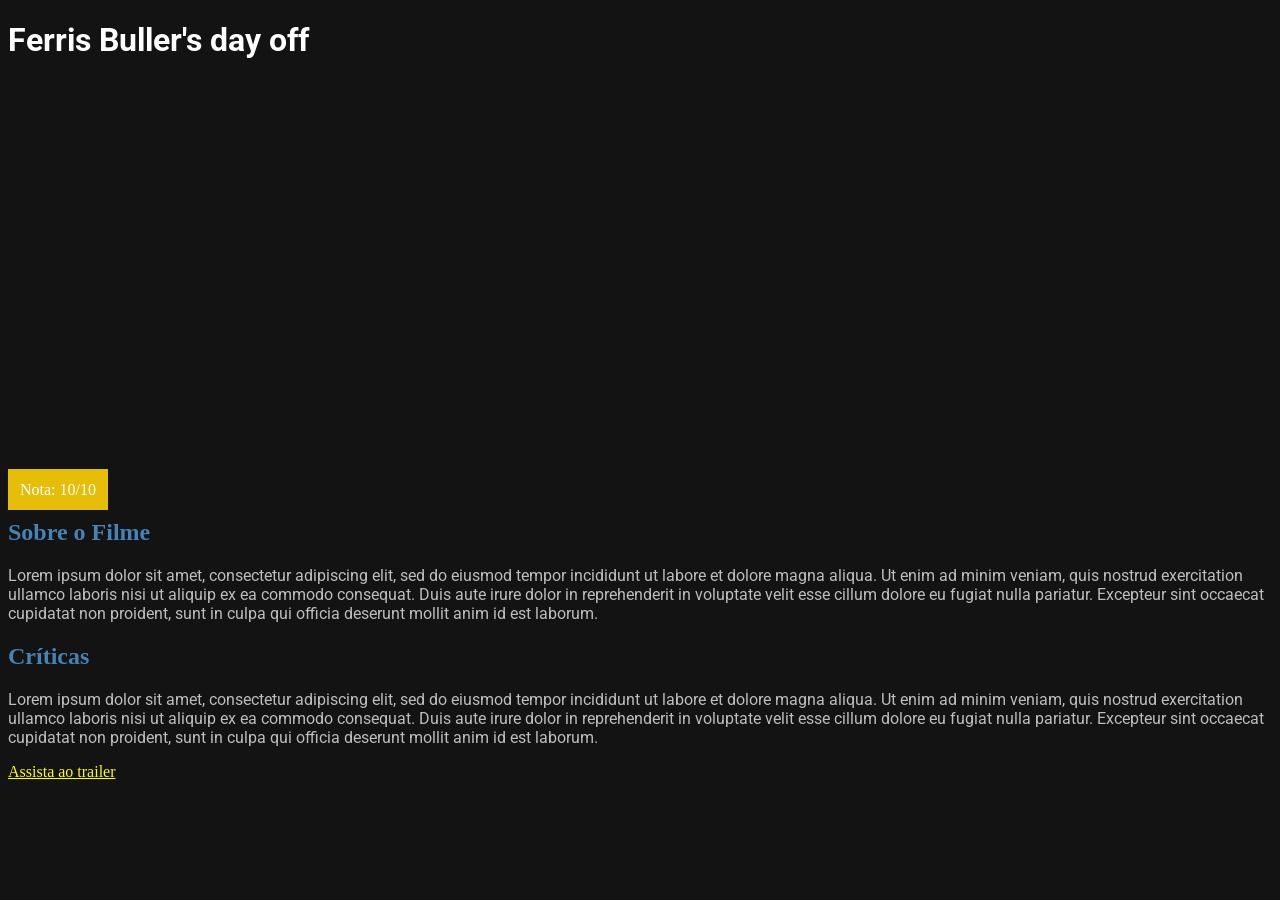
<file: aula_8/aula_8A/index.html>
<!DOCTYPE html>
<html lang="en">
<head>
    <meta charset="UTF-8">
    <meta http-equiv="X-UA-Compatible" content="IE=edge">
    <meta name="viewport" content="width=device-width, initial-scale=1.0">
    <title>Review</title>
    <link rel="stylesheet" href="./css/style.css">
</head>
<body>

    <h1>Ferris Buller's day off</h1>

    <div class="media-picture"></div>

    <span class="review-score">Nota: 10/10</span>

    <h2>Sobre o Filme</h2>

    <p>
        Lorem ipsum dolor sit amet, consectetur adipiscing elit, sed do eiusmod tempor incididunt ut labore et dolore magna
        aliqua. Ut enim ad minim veniam, quis nostrud exercitation ullamco laboris nisi ut aliquip ex ea commodo consequat.
        Duis aute irure dolor in reprehenderit in voluptate velit esse cillum dolore eu fugiat nulla pariatur. Excepteur
        sint occaecat cupidatat non proident, sunt in culpa qui officia deserunt mollit anim id est laborum.
    </p>

    <h2>Críticas</h2>

    <p>
        Lorem ipsum dolor sit amet, consectetur adipiscing elit, sed do eiusmod tempor incididunt ut labore et dolore magna
        aliqua. Ut enim ad minim veniam, quis nostrud exercitation ullamco laboris nisi ut aliquip ex ea commodo consequat.
        Duis aute irure dolor in reprehenderit in voluptate velit esse cillum dolore eu fugiat nulla pariatur. Excepteur
        sint occaecat cupidatat non proident, sunt in culpa qui officia deserunt mollit anim id est laborum.
    </p>

    <a href="http://">Assista ao trailer</a>

</body>
</html>
</file>
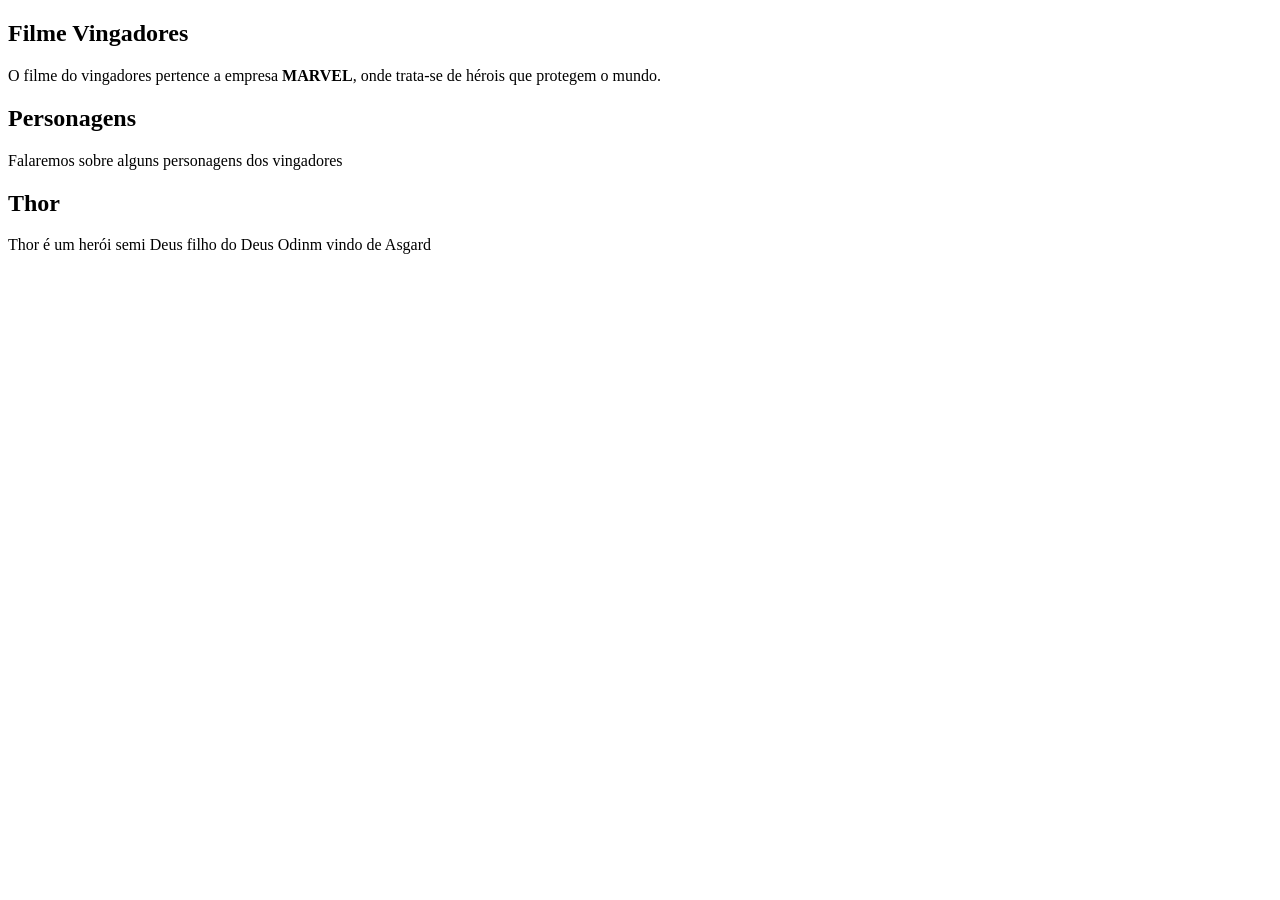
<file: aula_5/ao_vivo/exemplo_do_prof/index.html>
<!DOCTYPE html>
<html lang="en">
  <head>
    <meta charset="UTF-8" />
    <meta http-equiv="X-UA-Compatible" content="IE=edge" />
    <meta name="viewport" content="width=device-width, initial-scale=1.0" />
    <title>Exemplo de estrutura de HTML</HTML></title>
  </head>
  <body>
    <section>
      <h1>Filme Vingadores</h1>
      <p>
        O filme do vingadores pertence a empresa <strong>MARVEL</strong>, onde
        trata-se de hérois que protegem o mundo.
      </p>
    </section>

    <section>
      <h1>Personagens</h1>
      <span> Falaremos sobre alguns personagens dos vingadores</span>
    </section>

    <section>
      <h1>Thor</h1>
      <p>Thor é um herói semi Deus filho do Deus Odinm vindo de Asgard</p>
    </section>
  </body>
</html>
</file>
<file: aula-11_mesa/styles.css>
*{
    margin: 0;
    padding: 0;
    box-sizing: border-box;
    font-family: 'Roboto', sans-serif;
}

.nav-bar{
    background: #222222;
    display: flex;
    justify-content: space-between;
    align-items: center;
    width: 100%;
    height: 100px;
}

.nav-ul{
    display: flex;
    flex-direction: row;
    justify-content: space-evenly;
    width: 276px;
    height: 19px;
    list-style-type: none;
    color: #F3F3F3;
    margin-right: 28px;
}

.logo{
    display: flex;
    align-items: center;
    font-style: bold;
    margin-left: 20px;
}

.pizza{
    color: #39B24A;
    font-size: 24px;
    font-style: bold;
}

.letra-e{
    color: #FFFFFF;
    font-size: 24px;
    font-style: bold;
}

.front{
    color: #FC200C;
    font-size: 24px;
    font-style: bold;
}

.main{
    background: #F3F3F3;
}

.cards{
    display: flex;
    justify-content: space-evenly;
    margin-top: 35px;
    margin-bottom: 35px;
}

.motoboy-container{
    text-align:center;
    background-image: url(./img/delivery.jpg);
    height: 350px;
    width: 490px;
}

.pizza-container{
    background: #FFFFFF;
    height: 350px;
    width: 490px;
    justify-content: space-around;
    align-items: center;
}

.pizza-infos{
    display: flex;
    justify-content: space-around;
    margin-top: 80px;
}

.pizza-titulo{
    text-align: center;
    margin-top: 10px;
    color: #FC200C;
    font-size: 24px;
    font-weight: 700px;
}
.envio {
    color: #FC200C;
    font-size: 24px;
    font-weight: 700;
    line-height: 28px;
    letter-spacing: 0em;
}

.comprando{
    color: #F3F3F3;
    font-size: 24px;
    font-weight: 700;
    line-height: 28px;
    letter-spacing: 0em;
}

.foot{
    background: #222222;
    display: flex;
    justify-content: space-between;
    align-items: center;
    width: 100%;
    height: 150px;
}

.foot-list{
    color: #F3F3F3;
    margin-left: 28px;
    list-style-type: none;
}
</file>
<file: aula-12/styles/styles.css>
* {
    margin: 0;
    padding: 0;
    box-sizing: border-box;
    font-family: 'Roboto', sans-serif;}

.bar-top{
    background: #222222;
    height: 20px;
    color: #F3F3F3;
    display: flex;
    justify-content: space-between;
    font-size: 10px;
    align-items: center;
    font-weight: 400px;
    width: 100%;
}

.bar-txt-1{
    margin-left: 90px;
}

.bar-txt-2{
    margin-right: 90px;
}
.bar-bottom{
    background: #F0A83E;
    width: 100%;
    height: 62px;
    display: flex;
    justify-content: space-between;
    align-items: center;
}

.logo{
    font-size: 20px;
    font-style: bold;
    margin-left: 34px ;
}
.logo-front{
    color: #3c2313; 
}

.logo-catedog{
    color: #FFFFFF;
}

.txt-bar{
    margin-right: 40px;
    font-weight: 400px;
    font-size: 13px;
}

.first-container{
    display: flex;
    background-image: url(/aula-12/img/bowl-and-pet-daities-on-green-background\ 1.png);
    width: 100%;
    height: 409px;
    flex-direction: column;
    justify-content: center;
    align-items: flex-end;
}

.headline{
    text-align: center;
    background: #FFFFFF;
    width: 365px;
    height: 54px;
    padding: 10px 0px 10px 0px;
    margin-right: 50px;
    font-size: 30px;
    font-weight: 400;
    line-height: 35px;
    letter-spacing: 0em;
    text-align: center;
}


.subtitle-1{
    text-align: center;
    font-size: 16px;
    font-weight: 400;
    line-height: 19px;
    letter-spacing: 0em;
    text-align: center;
    margin: 12px 50px 12px 0px;

}

.button-1{
    height: 49px;
    width: 141px;
    border-radius: 5px;
    margin-left: 110px;
    background: #F0A83E;
    color: #FFFFFF;
    font-size: 16px;
    font-weight: 400;
    line-height: 19px;
    letter-spacing: 0em;
    text-align: center;
    border: none;
}

.second-container{
    display: flex;
}

.first-subcontainer{
    display: flex;
    flex-direction: column;
    width: 100%;
    align-items: center;
    margin-top: 25px;
    margin-bottom: 50px;
}

.img{
    height: 71px;
    width: 67px;
}

.h1-first-subcontainer{
    font-size: 40px;
    font-weight: 700;
    line-height: 47px;
    letter-spacing: 0em;
    margin-bottom: 20px;
    margin-top: 10px;
}

.links{
    font-size: 15px;
    font-weight: 400;
    line-height: 18px;
}

.row{
    display: flex;
    justify-content:space-evenly;
    width: 100%;
}

.name{
    font-size: 15px;
    font-weight: 500;
    line-height: 18px;
    letter-spacing: 0em;
    text-align: center;
    background: #FBFAF6;
}

.preco{
    font-size: 15px;
    font-weight: 500;
    line-height: 18px;
    text-align: center;
    color: #F0A83E;
    background: #FBFAF6;
}

.formulario{
    display: flex;
    flex-direction: column;
    align-items: center;
}

.formulario h1{
    text-align: center;
    font-size: 25px;
    font-weight: 700;
    line-height: 29px;
    margin: 90px 0px 20px 0px;
}

.formulario h3{
    background: #3C2313;
    height: 40px;
    width: 340px;
    border-radius: 15px;
    margin: 10px 0px 10px 0px;
    font-size: 9px;
    font-weight: 400;
    line-height: 11px;
    color: #FFFFFF;
}

.buttons{
    margin-top: 41px;
}
.clean{
    background: #8A8787;
    height: 34px;
    width: 110px;
    border-radius: 15px;
    border: none;
    color: #FFFFFF;
}

.send{
    background: #F0A83E;
    height: 34px;
    width: 110px;
    border-radius: 15px;
    border: none;
    color: #FFFFFF;
}

.footer-top{
    width: 100%;
    height: 60px;
    background: #F0A83E;
    display: flex;
    justify-content: space-between;
    margin-top: 82px;
}

.novidades{
    display: flex;
    font-size: 20px;
    font-weight: 700;
    align-items: center;
    color: #FFFFFF;
    margin-left: 29px;
}

.novidades span{
    margin-left: 10px;
}

.contato{
    display: flex;
    margin-right: 47px;
    align-items: center;
}

.contato span{
    background: #FFFFFF;
    color: #A0A0A0;
    height: 40px;
    width: 271px;
    border-radius: 15px;
    font-size: 9px;
    font-weight: 400;
    line-height: 11px;
}

.contato button{
    background: #3C2313;
    height: 34px;
    width: 70px;
    border-radius: 15px;
    color: #FFFFFF;
    font-size: 9px;
    margin-left: 5px;
}

.footer-bottom{
    display: flex;
    justify-content: space-between;
    align-items: center;
    height: 284px;
    width: 100%;
    background: #3C2313;
}

.icons-bottom{
    display: flex;
    margin-bottom: 30px;
    margin-left: 82px;
}


.txt-bottom-icons{
    margin-left: 30px;
    line-height: 23px;
    font-weight: 700;
    line-height: 23px;
    text-align: left;
}

.txt-bottom-icons h1{
    font-size: 20px;
    color: #FFFFFF;
}

.txt-bottom-icons h3{
    color: #8A8787;
    font-size: 10px;
}

.logo-bottom{
    margin-right: 80px;
}

.txt1-logo-bottom{
    color: #FFFFFF;
    font-size: 20px;
    font-weight: 700;
    line-height: 23px;
}

.txt2-logo-bottom{
    color: #F0A83E;
    font-size: 20px;
    font-weight: 700;
    line-height: 23px;
}

.lil-foot{
    background: #222222;
    height: 20px;
    text-align: center;
    color: #FFFFFF;
    font-size: 10px;
}
</file>
<file: aula-14/styles/styles.css>
*{
    margin: 0;
    padding: 0;
    box-sizing: border-box;
    font-family: 'Roboto', sans-serif;
}

.discount-bar{
    display: flex;
    align-items: center;
    height: 1.4rem;
    width: 100vw;
    background: #D1891C;
    color: #000000;
    font-size: 1rem;
}

.discount-bar span{
    margin: 0rem 0rem 0rem 1.1rem
}
.title-bar{
    display: flex;
    align-items: center;
    height: 5vh;
    width: 100vw;
    background: #00669f;
    color: #FFFFFF;
    font-size: 1.6rem;
    box-shadow: 0rem 0.5rem 0.38rem 0rem #00000040;
}

.title-bar span{
    margin-left: 1.1rem;
}


.cards{
    display: flex;
    flex-wrap: wrap;
    flex-direction: column;
    margin: 2rem;
}

.card{
    display: flex;
    flex-direction: column;
    background: #F3F3F3;
    width: 22.5rem;
    height: 35rem;
    border-radius: 1.5rem 1.5rem 0rem 0rem;
    margin-bottom: 1rem;
}

.bg-batman{
    position: relative;
    background-image: url(/aula-14/img/849bfede3a5193c34ab8a00379e64fa2\ 1.png);
    width: 22.5rem;
    height: 10rem;
    border-radius: 1.5rem 1.5rem 0rem 0 ;
}

.bg-mulher{
    position: relative;
    background-image: url(/aula-14/img/bg-mulher.png);
    width: 22.5rem;
    height: 10rem;
    border-radius: 1.5rem 1.5rem 0rem 0 ;
}

.bg-super{
    position: relative;
    background-image: url(/aula-14/img/bg-super.png);
    width: 22.5rem;
    height: 10rem;
    border-radius: 1.5rem 1.5rem 0rem 0 ;
}

.bg-arlequina{
    position: relative;
    background-image: url(/aula-14/img/bg-arlequina.png);
    width: 22.5rem;
    height: 10rem;
    border-radius: 1.5rem 1.5rem 0rem 0 ;
}
.hero-icon{
    position: absolute;
    width: 6.25rem;
    height: 6.25rem;
    top: 6.68rem;
    left: 8.3rem;
    border-radius: 3rem;
}

.icon-heart{
    position: absolute;
    width: 1.5rem;
    height: 1.2rem;
    top: 0.8rem;
    left: 0.8rem;
}

.card-txt{
    display: flex;
    flex-direction: column;
    align-items: center;
    margin: 5rem 0.5rem 2rem 0.5rem;
    padding: 10px;
    text-align: center;
}

.card-txt h1{
    margin-bottom: 2.5rem;
}

.card button{
    margin-top: 1rem;
    background: #00669f;
    height: 3rem;
    width: 8rem;
    color: #F3F3F3;
    border: none;
}

.footer{
    width: 100vw;
    height: 8vh;
    background: #00669f;
    display: flex;
    align-items: center;
    color:#F3F3F3;
    justify-content: space-between;
}

.footer span{
    font-size: 0.7rem;
    margin-left: 0.5rem;
}

.git-icon{
    width: 5rem;
    height: 1.5rem;
    margin-right: 0.5rem
}


@media (min-width:460px){
    .main-section{
        display: flex;
        flex-direction: row;
        flex-wrap: wrap;
        justify-content: space-around;
        align-items: center;
    }
}
</file>
<file: aula-15/styles/styles.css>
* {
    margin: 0;
    padding: 0;
    box-sizing: border-box;
    font-family: 'Roboto', sans-serif;
    text-decoration: none;
    color: inherit;
}

.bar-top{
    background: #222222;
    height: 1.5rem;
    color: #F3F3F3;
    display: flex;
    justify-content: space-between;
    font-size: 1rem;
    align-items: center;
    font-weight: 22.2rem;
}

.menu-mobile{
    display: none;
}

.bar-mobile div{
    display: none;
}

.bar-txt{
    margin-left: 5rem;
    margin-right: 5rem;
}

.bar-txt a{
    margin-right:0.55rem;
}
.bar-bottom{
    background: #F0A83E;
    height: 5rem;
    display: flex;
    justify-content: space-between;
    align-items: center;
}

.logo{
    font-size: 2rem;
    font-style: bold;
    margin-left: 2rem ;
}
.logo-front{
    color: #3c2313; 
}

.logo-catedog{
    color: #FFFFFF;
}

.txt-bar a{
    margin-right: 1rem;
    font-weight: 22.2rem;
    font-size: 1rem;
}

.first-container{
    display: flex;
    background-image: url(/aula-12/img/bowl-and-pet-daities-on-green-background\ 1.png);
    background-size: cover;
    height: 24rem;
    flex-direction: column;
    justify-content: center;
    align-items: flex-end;
}

.txt-headline{
    display: flex;
    flex-direction: column;
    justify-content: center;
    align-items: center;
}
.headline{
    text-align: center;
    background: #FFFFFF;
    width: 21rem;
    padding: 0.5rem 0 0.5rem 0;
    font-size: 1.8rem;
    font-weight: 22;
    margin-right: 2rem;
}


.subtitle-1{
    text-align: center;
    font-size: 1rem;
    font-weight: 400;
    text-align: center;
    margin: 0 0 0.8rem 0;

}

.button-1{
    height: 3rem;
    width: 9rem;
    border-radius: 0.3rem;
    background: #F0A83E;
    color: #FFFFFF;
    font-size: 0.9rem;
    font-weight: 400;
    text-align: center;
    border: none;
}

.second-container{
    display: flex;
}

.first-subcontainer{
    display: flex;
    flex-direction: column;
    width: 100%;
    align-items: center;
    margin-top: 1.5rem;
    margin-bottom: 4rem;
}

.img{
    height: 4.5rem;
    width: 4.2rem;
}

.h1-first-subcontainer{
    font-size: 2.22rem;
    font-weight: 700;
    margin: 0.8rem 0 0.8rem 0;
}

.links{
    font-size: 0.7rem;
    font-weight: 400;
}

.row{
    display: flex;
    justify-content:space-evenly;
}

.cards{
    text-align: center;
    background: #FBFAF6;
}

.name{
    font-weight: lighter;
    margin-bottom: 0.5rem;
}

.preco{
    font-size: 0.9rem;
    text-align: center;
    color: #F0A83E;
    background: #FBFAF6;
    margin-bottom: 0.5rem;
}

.formulario-container{
    display: flex;
    flex-direction: column;
    align-items: center;
    margin-top: 4rem;
}

.formulario h2{
    text-align: center;
    font-size: 1.5rem;
    font-weight: 700;
}

.form{
    display: flex;
    flex-direction: column;
}

.form input{
    background: #3C2313;
    color: #FFFFFF;
    height: 3rem;
    width: 20rem;
    padding-left: 1.1rem;
    border-radius: 0.83rem;
    margin: 0.55rem 0rem 0.55rem 0rem;
    font-size: 0.8rem;
    border: none;
    
}

::placeholder{
    color: #FFFFFF;
    font-size: 0.8rem;
}

.buttons{
    margin-top: 2.5rem;
}
.clean{
    background: #8A8787;
    height: 2.1rem;
    width: 6.5rem;
    border-radius: 1rem;
    border: none;
    color: #FFFFFF;
}

.send{
    background: #F0A83E;
    height: 2.1rem;
    width: 6.5rem;
    border-radius: 1rem;
    border: none;
    color: #FFFFFF;
}

.footer-top{
    height: 3.5rem;
    background: #F0A83E;
    display: flex;
    justify-content: space-between;
    margin-top: 4.6rem;
}

.novidades{
    display: flex;
    font-size: 1.1rem;
    font-weight: 700;
    align-items: center;
    color: #FFFFFF;
    margin-left: 1.8rem;
}

.novidades span{
    margin-left: 0.5rem;
}

.contato{
    display: flex;
    margin-right: 2.5rem;
    align-items: center;
}

.contato input{
    background: #FFFFFF;
    color: #A0A0A0;
    height: 2.8rem;
    width: 18rem;
    border-radius: 1rem;
    font-size: 0.5rem;
    line-height: 0.7rem;
    padding-left: 1rem;
    border: none;
}

.placeholder-foot-top::placeholder{
    color: #A0A0A0;
}


.contato button{
    background: #3C2313;
    height: 2.8rem;
    width: 5rem;
    border-radius: 15px;
    color: #FFFFFF;
    font-size: 0.8rem;
    margin-left: 0.3rem;
    border: none;
}

.footer-bottom{
    display: flex;
    justify-content: space-between;
    align-items: center;
    height: 17rem;
    background: #3C2313;
}

.icons-bottom{
    display: flex;
    margin-bottom: 1.7rem;
    margin-left: 4.6rem;
}


.txt-bottom-icons{
    margin-left: 1.6rem;
    font-weight: 700;
}

.txt-bottom-icons h1{
    font-size: 1.3rem;
    color: #FFFFFF;
}

.txt-bottom-icons h3{
    color: #8A8787;
    font-size: 10px;
}

.logo-bottom{
    margin-right: 4.5rem;
}

.txt1-logo-bottom{
    color: #FFFFFF;
    font-size: 1.3rem;
    font-weight: 700;
}

.txt2-logo-bottom{
    color: #F0A83E;
    font-size: 1.3rem;
    font-weight: 700;
}

.lil-foot{
    background: #222222;
    display: flex;
    align-items: center;
    justify-content: center;
    height: 1.8rem;
    font-size: 1rem;
    color: #FFFFFF;

}

@media (max-width:460px){
    .bar-top{
        display: none;
    }
    
    .bar-bottom {
        display: none;
    }

    .bar-mobile{
        display: flex;
        width: 100vw;
        background: #F0A83E;
        height: 5rem;
        display: flex;
        justify-content: space-between;
        align-items: center;
    }

    .bar-mobile div{
        display:inline;
    }

    .menu-mobile{
        display: inline-block;
        margin-right: 1.5rem;
    }

    .logo{
        font-size: 1.5rem;
        font-style: bold;
        margin-left: 1.5rem ;
    }

    .first-container{
        align-items: center;
    }

    .headline{
        margin: 0 0 1.1rem 0;
    }
    .subtitle-1{
        display: none;
    }

    .button-1{
        margin-left: 11.2rem;
    }

    .h1-first-subcontainer{
        font-size: 2rem;
    }

    .row{
        flex-direction: column;
    }

    .footer-top{
        flex-direction: column;
        height: 7rem;
    }
    .contato{
        display: flex;
        justify-content: center;
        margin: 0 0 1rem 0;
    }
    
    .footer-bottom{
        flex-direction: column-reverse;
        justify-content: center;
    }

    .icons-bottom{
        margin-left: 0;
    }
    .logo-bottom{
        margin: 1rem 0 1rem 0;
    }
}
</file>
<file: Aula 2/Material_Aula2/css/style.css>
@import url('https://fonts.googleapis.com/css2?family=Inter:wght@500;700&display=swap');

:root {
    --brand-orange: #F2672E;
    --brand-yellow: #F2BF26;
    --brand-blue: #30AADD;
}

* {
    box-sizing: border-box;
    margin: 0;
    font-family: 'Inter'
}
 
.container {
    height: 100vh;
    padding: 30px;
    display: flex;
    flex-direction: column;
    justify-content: space-between;
    overflow: hidden;
}

header {
    display: flex;
    justify-content: center;
}

header .logo {
    height: 40px;
    
}

main {
    margin-top: -3vh;
}

main .marquee {
    font-size: 150px;
    font-weight: bold;
}

main .marquee .marquee__inner {
    width:fit-content;
    display: flex;
    animation: marquee 11s linear infinite;
    /* transform: translateX(-25%); */
    white-space:nowrap
}

main .marquee .marquee__inner span {
    margin-right: 0.25em;
}

main .marquee:nth-child(1) {
    color: var(--brand-orange);
    margin-bottom: -40px;
    transform: translateX(-30vw);
}

main .marquee:nth-child(2) {
    color: var(--brand-yellow);
    margin-bottom: -40px;
    transform: translateX(-20vw);
}

main .marquee:nth-child(3) {
    color: var(--brand-blue);
    transform: translateX(-10vw);
}

@keyframes marquee {
    0% {
        transform: translateX(0%)
    }
    100% {
        transform: translateX(-25%)
    }
}
 

footer {
    display: flex;
    justify-content: center;
}
</file>
<file: aula_7/aula_7A/css/styles.css>
body{
    font-family: Arial;
}

p {
    font-size: 14px;
    font-weight: bold;
    text-align: justify;
    line-height: 20px;
}

h2{
    font-style: italic;
    text-align: center;
}

h1{
    text-transform: uppercase;
    text-align: center;
}
</file>
<file: aula_7/aula_7S/css/styles.css>
body{
    color: rgb(51,51,51);
    background-color: rgb(223,215,185);
    font-family: Arial, Helvetica, sans-serif
}

h1{
    color: #0d1b97;
    font-family: Georgia, 'Times New Roman', Times, serif;
    font-size: 40px;
}

h2{font-size: 20px;}

.job-title{
    background-color: #1726ad;
    color: #898dbe;
    font-size: 20px;
    font-weight: bold;
    padding: 5px 10px 5px 10px;
}

#high{
    color: rgb(13, 27, 151);
}
ul{
    background-color: #333333;
    color: rgb(223, 215, 185);
    padding: 10px;
}
</file>
<file: aula_8/aula_8A/css/style.css>
@import url('https://fonts.googleapis.com/css2?family=Roboto:wght@500&display=swap');

body{
    background-color: #131313;
}

h1{
    color: white;
    font-family: 'Roboto';
}

.media-picture{
    height: 400px;
    background-image: url(https://images.mubicdn.net/images/film/2195/cache-9301-1546812013/image-w1280.jpg?size=800x);
    background-size: cover;
}

.review-score{
    background-color: #e6bd09;
    color: white;
    padding: 12px;
}

h2{
    color: steelblue;
}

p{
    color: #bdbdbd;
    font-family: 'Roboto';
}

a{
    color: yellow;
}
</file>
